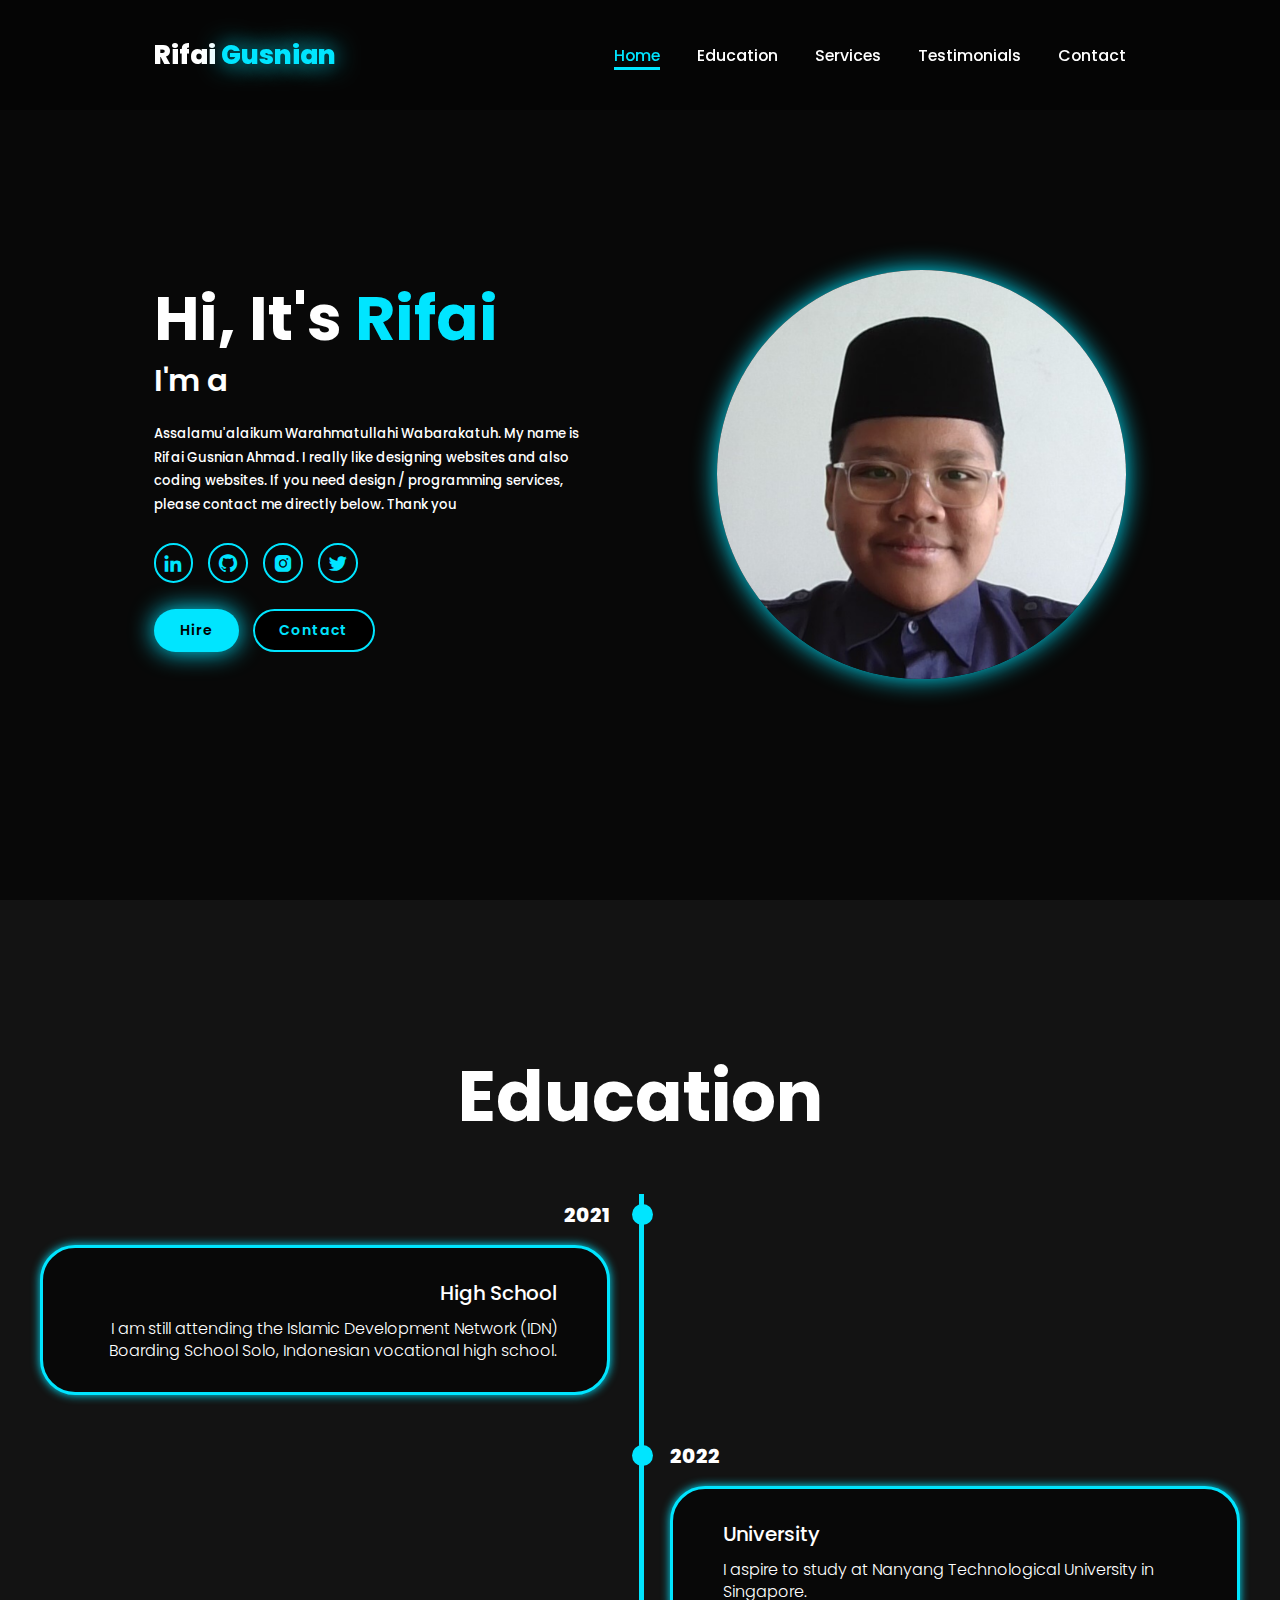
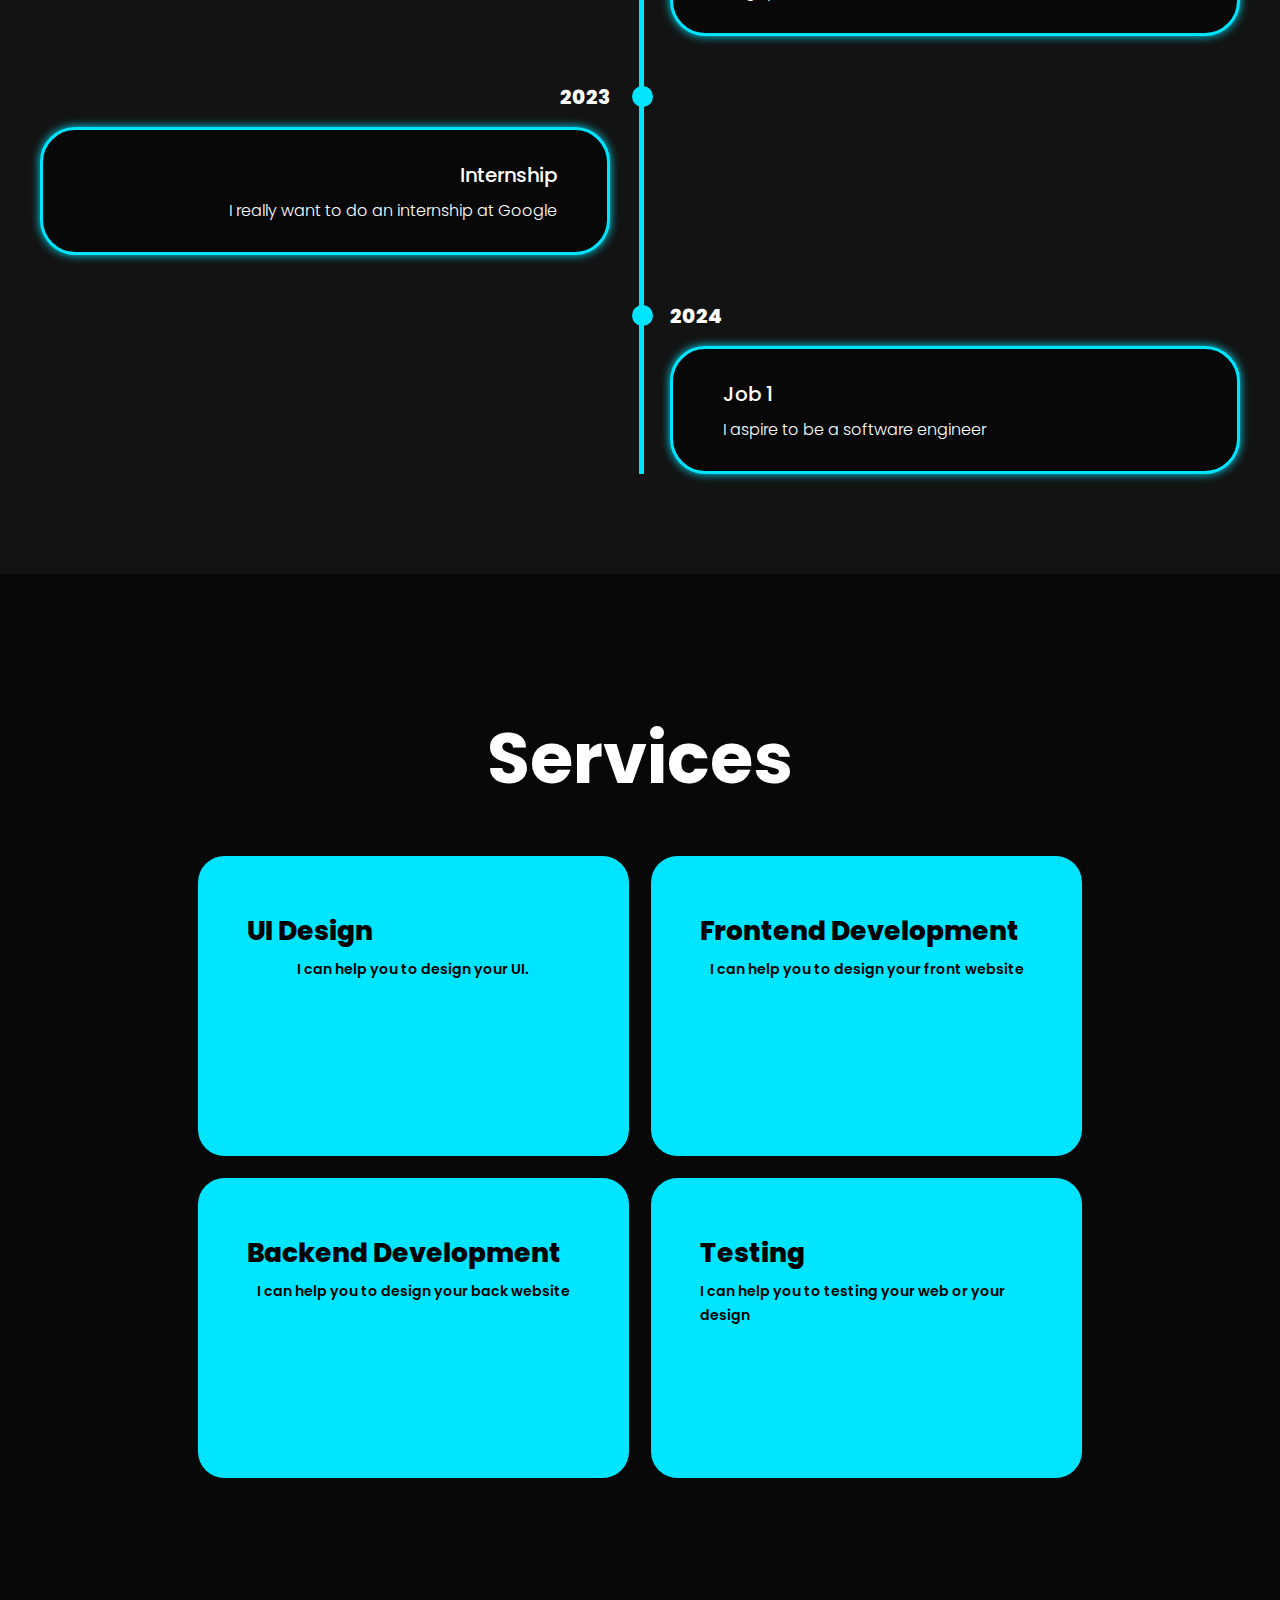
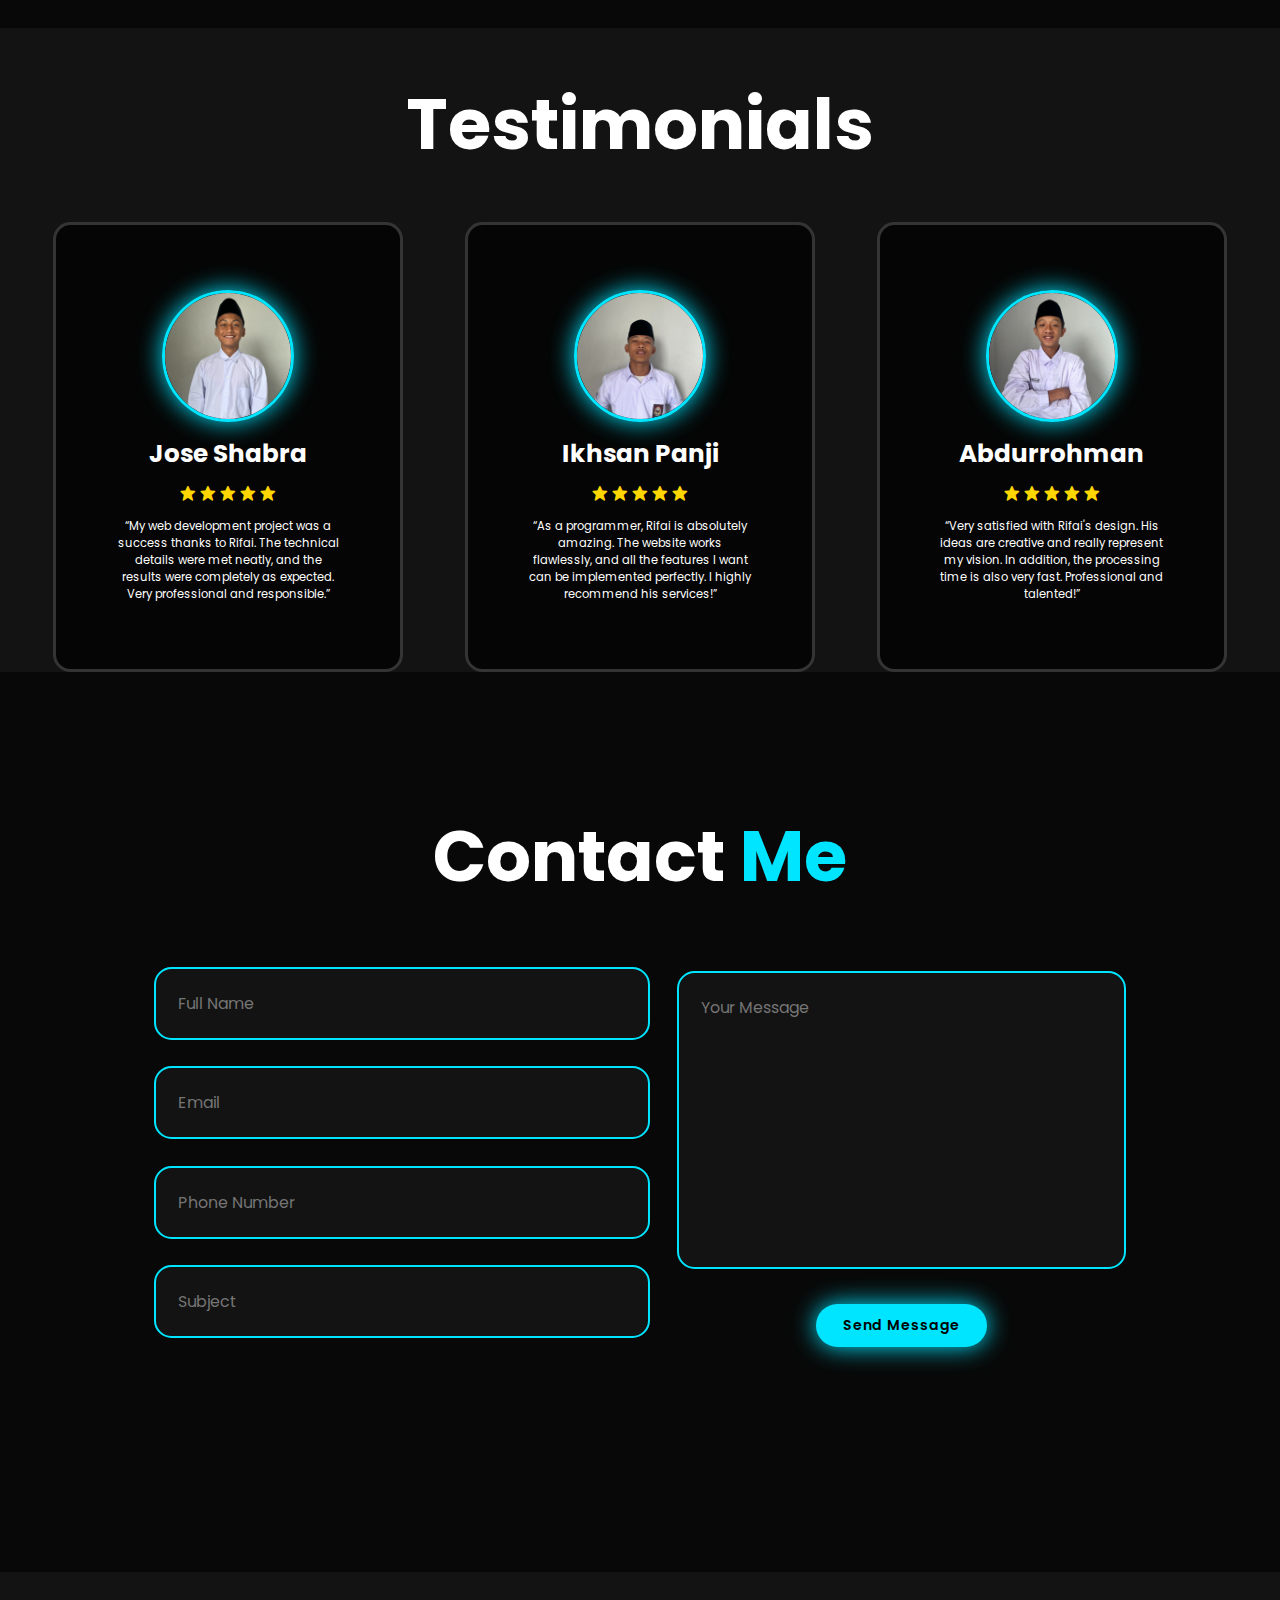
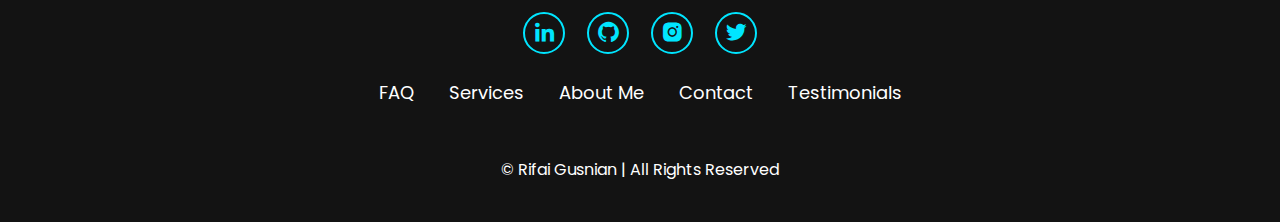
<file: index.html>
<!DOCTYPE html>
<html lang="en">
  <head>
    <meta charset="UTF-8" />
    <meta name="viewport" content="width=device-width, initial-scale=1.0" />
    <title>Portfolio Website</title>
    <link rel="stylesheet" href="style.css">
    <link href='https://unpkg.com/boxicons@2.1.4/css/boxicons.min.css' rel='stylesheet'>
    
  </head>
  <body>
    <header class="header">
      <a href="#home" class="logo">Rifai <span>Gusnian</span></a>

      <i class='bx bx-menu' id="menu-icon"></i>
      

      <nav class="navbar">
        <a href="#home" class="active">Home</a>
        <a href="#education">Education</a>
        <a href="#services">Services</a>
        <a href="#testimonials">Testimonials</a>
        <a href="#contact">Contact</a>
      </nav>
    </header>

    <section class="home" id="home">
      <div class="home-content">
        <h1>Hi, It's <span>Rifai</span></h1>
      <h3 class="text-animation">I'm a <span></span></h3>
      <p>Assalamu'alaikum Warahmatullahi Wabarakatuh. My name is Rifai Gusnian Ahmad. I really like designing websites and also coding websites. If you need design / programming services, please contact me directly below. Thank you </p>

      <div class="social-icons">
        <a href="#"><i class='bx bxl-linkedin'></i></a>
        <a href="https://github.com/Rifai-Hub" target="_blank"><i class='bx bxl-github'></i></a>
        <a href="https://www.instagram.com/rifpage/" target="_blank"><i class='bx bxl-instagram-alt'></i></a>
        <a href="#"><i class='bx bxl-twitter'></i></a>
      </div>

      <div class="btn-group">
        <a href="#" class="btn">Hire</a>
        <a href="#contact" class="btn">Contact</a>
      </div>
    </div>
      <div class="home-img">
        <img src="foto rifai.png" alt="">
      </div>
      
    </section>

    <section class="education" id="education">
      <h2 class="heading">Education</h2>

      <div class="timeline-items">

        <div class="timeline-item">
          <div class="timeline-dot"></div>
            <div class="timeline-date">2021</div>
            <div class="timeline-content">
              <h3>High School</h3>
              <p>I am still attending the Islamic Development Network (IDN) Boarding School Solo, Indonesian vocational high school.</p>
            </div>
          
        </div>

        <div class="timeline-item">
          <div class="timeline-dot"></div>
            <div class="timeline-date">2022</div>
            <div class="timeline-content">
              <h3>University</h3>
              <p>I aspire to study at Nanyang Technological University in Singapore.</p>
            </div>
          
        </div>

        <div class="timeline-item">
          <div class="timeline-dot"></div>
            <div class="timeline-date">2023</div>
            <div class="timeline-content">
              <h3>Internship</h3>
              <p>I really want to do an internship at Google</p>
            </div>
          
        </div>

        <div class="timeline-item">
          <div class="timeline-dot"></div>
            <div class="timeline-date">2024</div>
            <div class="timeline-content">
              <h3>Job 1</h3>
              <p>I aspire to be a software engineer</p>
            </div>
          
        </div>
      </div>
    </section>

    <section class="services" id="services">
      <h2 class="heading">Services</h2>

      <div class="services-container">
        <div class="service-box">
          <div class="service-info">
            <h4>UI Design</h4>
            <p>I can help you to design your UI.</p>
          </div>
        </div>

        <div class="service-box">
          <div class="service-info">
            <h4>Frontend Development</h4>
            <p>I can help you to design your front website</p>
          </div>
        </div>

        <div class="service-box">
          <div class="service-info">
            <h4>Backend Development</h4>
            <p>I can help you to design your back website</p>
          </div>
        </div>

        <div class="service-box">
          <div class="service-info">
            <h4>Testing </h4>
            <p>I can help you to testing your web or your design</p>
          </div>
        </div>
      </div>
    </section>

    <div class="section testimonials" id="testimonials">
      <div class="testimonials-box">
        <h2 class="heading">Testimonials</h2>

        <div class="wrapper">
          <div class="testimonials-item">
            <img src="Jose Shabra.png" alt="">
            <h2>Jose Shabra</h2>
            <div class="rating">
              <i class='bx bxs-star' id="star"></i>
              <i class='bx bxs-star' id="star"></i>
              <i class='bx bxs-star' id="star"></i>
              <i class='bx bxs-star' id="star"></i>
              <i class='bx bxs-star' id="star"></i>
            </div>
            <p>“My web development project was a success thanks to Rifai. The technical details were met neatly, and the results were completely as expected. Very professional and responsible.” </p>
          </div>

          <div class="testimonials-item">
            <img src="Ikhsan Panji.png" alt="">
            <h2>Ikhsan Panji</h2>
            <div class="rating">
              <i class='bx bxs-star' id="star"></i>
              <i class='bx bxs-star' id="star"></i>
              <i class='bx bxs-star' id="star"></i>
              <i class='bx bxs-star' id="star"></i>
              <i class='bx bxs-star' id="star"></i>
            </div>
            <p>“As a programmer, Rifai is absolutely amazing. The website works flawlessly, and all the features I want can be implemented perfectly. I highly recommend his services!”</p>
          </div>

          <div class="testimonials-item">
            <img src="Abdurrohman.png" alt="">
            <h2>Abdurrohman</h2>
            <div class="rating">
              <i class='bx bxs-star' id="star"></i>
              <i class='bx bxs-star' id="star"></i>
              <i class='bx bxs-star' id="star"></i>
              <i class='bx bxs-star' id="star"></i>
              <i class='bx bxs-star' id="star"></i>
            </div>
            <p>“Very satisfied with Rifai's design. His ideas are creative and really represent my vision. In addition, the processing time is also very fast. Professional and talented!”</p>
          </div>
        </div>
      </div>
    </div>

    <section class="contact" id="contact">
      <h2 class="heading">Contact <span>Me</span></h2>

      <form action="">
        <div class="input-group">
          <div class="input-box">
            <input type="text" placeholder="Full Name">
            <input type="email" placeholder="Email">
          </div>
          <div class="input-box">
            <input type="number" placeholder="Phone Number">
            <input type="text" placeholder="Subject">
          </div>
        </div>

        <div class="input-group-2">
          <textarea name="" id="" cols="30" rows="10" placeholder="Your Message"></textarea>
          <input type="submit" value="Send Message" class="btn">
        </div>
      </form>
    </section>

    <footer class="footer">
      <div class="social">
        <a href="tab.html" target="_blank"><i class='bx bxl-linkedin'></i></a>
        <a href="https://github.com/Rifai-Hub" target="_blank"><i class='bx bxl-github'></i></a>
        <a href="https://www.instagram.com/rifpage/" target="_blank"><i class='bx bxl-instagram-alt' ></i></a>
        <a href="tab.html" target="_blank"><i class='bx bxl-twitter'></i></a>
      </div>

      <ul class="list">
        <li>
          <a href="#">FAQ</a>
        </li>

        <li>
          <a href="#">Services</a>
        </li>

        <li>
          <a href="#">About Me</a>
        </li>

        <li>
          <a href="#">Contact</a>
        </li>

        <li>
          <a href="#">Testimonials</a>
        </li>
      </ul>
      <p class="copyright">
        © Rifai Gusnian | All Rights Reserved
      </p>
    </footer>

    <script src="script.js"></script>
  </body>
</html>
</file>
<file: style.css>
@import url('https://fonts.googleapis.com/css2?family=Poppins:wght@100;200;300;400;500;600&display=swap');



* {
    margin: 0;
    padding: 0;
    box-sizing: border-box;
    text-decoration: none;
    border: none;
    outline: none;
    scroll-behavior: smooth;
    font-family: "Poppins", sans-serif;
 
}

:root {
    --bg-color: #080808;
    --second-bg-color: #131313;
    --text-color: white;
    --main-color: #00e5ff;
}

html {
    font-size: 60%;
    overflow-x: hidden;

}

body {
    background: var(--bg-color);
    color: var(--text-color);

}

.header {
    position: fixed;
    top: 0;
    left: 0;
    width: 100%;
    padding: 4rem 12% 4rem;
    background: rgba(0, 0, 0, 0.368);
    backdrop-filter: blur(10px);
    display: flex;
    justify-content: space-between;
    align-items: center;
    z-index: 5;
}

.logo {
    font-size: 3rem;
    color: var(--text-color);
    font-weight: 800;
    cursor: pointer;
    transition: 0.3s ease;
}

.logo:hover {
    transform: scale(1.1);
}

.logo span{
    text-shadow: 0 0 25px var(--main-color);
}

.navbar a{
    font-size: 1.8rem;
    color: var(--text-color);
    margin-left: 4rem;
    font-weight: 500;
    transition: 0.3s ease;
    border-bottom: 3px solid transparent;
}

.navbar a:hover,
.navbar a.active {
    color: var(--main-color);
    border-bottom: 3px solid var(--main-color);
}
#menu-icon{
    font-size: 3.6rem;
    color: var(--main-color);
    display: none;
}

section{
    min-height: 100vh;
    padding: 10rem 12% 10rem;
}

.home {
    display: flex;
    align-items: center;
    justify-content: center;
    gap: 15rem;
}

.home-content{
    display: flex;
    flex-direction: column;
    align-items: baseline;
    text-align: left;
    justify-content: center;
    margin-top: 3rem;
}

span{
    color: var(--main-color);
}
.logo span{
    color: var(--main-color);
}
.home-content h3{
margin-bottom: 2rem;
margin-top: 1rem;
font-size: 3.5rem;
}
.home-content h1{
    font-size: 7rem;
    font-weight: 700;
    margin-top: 1.5rem;
    line-height: 1;
}
.home-img{
    border-radius: 50%;
}
.home-img img{
    position: relative;
    top: 3rem;
    width: 32vw;
    border-radius: 50%;
    box-shadow: 0 0 25px var(--main-color);
    cursor: pointer;
    transition: 0.4s ease-in-out;
}
.home-img img:hover{
box-shadow: 0 0 25px var(--main-color),
            0 0 50px var(--main-color),
            0 0 100px var(--main-color)

}
.home-content p{
    font-size: 1.5rem;
    font-weight: 500;
    line-height: 1.8;
    max-width: 1000px;
}
.social-icons a {
    display: inline-flex;
    justify-content: center;
    align-items: center;
    width: 4.5rem;
    height: 4.5rem;
    background: transparent;
    border: 2px solid var(--main-color);
    font-size: 2.5rem;
    border-radius: 50%;
    color: var(--main-color);
    margin: 3rem 1.5rem 3rem 0;
    transition: 0.3s ease-in-out;
    
}
.social-icons a:hover{
    color: var(--text-color);
    transform: scale(1.3) translateY(-5px);
    box-shadow: 0 0 25px var(--main-color);
    background-color: var(--main-color);
}
.btn{
    display: inline-block;
    padding: 1rem 2.8rem;
    background: var(--main-color);
    box-shadow: 0 0 25px var(--main-color);
    border-radius: 4rem;
    font-size: 1.6rem;
    color: black;
    border: 2px solid transparent;
    letter-spacing: 0.1rem;
    font-weight: 600;
    transition: 0.3s ease-in-out;
    cursor: pointer;
}
.btn:hover{
    transform: scale(1.05);
    box-shadow: 0 0 50px var(--main-color);
}
.btn-group{
    display: flex;
    align-items: center;
    gap: 1.5rem;
}
.btn-group a:nth-of-type(2) {
    background-color: black;
    color: var(--main-color);
    border: 2px solid var(--main-color);
    box-shadow: 0 0 25px transparent;
}
.btn-group a:nth-of-type(2):hover {
    box-shadow: 0 0 25px var(--main-color);
    background-color: var(--main-color);
    color: black;
}
.text-animation{
    font-size: 34px;
    font-weight: 600;
    min-width: 280px;
}
.text-animation span{
    position: relative;
}
.text-animation span::before{
    content: "Web Developer";
    color: var(--main-color);
    animation: words 20s infinite;
}
.text-animation span::after{
    content: "";
    background-color: var(--bg-color);
    position: absolute;
    width: calc(100% + 8px);
    height: 100%;
    border-left: 3px solid var(--bg-color);
    right: -8px;
    animation: cursor 0.6s infinite, typing 20s steps(14) infinite;
}
@keyframes cursor {
    to{
        border-left: 2px solid var(--main-color);
    }
}
@keyframes words {
    0%,
    20%{
        content: "Frontend Developer";
    }
    21%,
    40%{
        content: "Backend Developer";
    }
41%,
60%{
    content: "UI / UX Designer";
}
61%,
80%{
    content: "Web Developer";
}
81%,
100%{
    content: "Software Tester";
}
}
@keyframes typing {
    10%,
    15%,
    30%,
    35%,
    50%,
    55%,
    70%,
    75%,
    90%,
    95%{
        width: 0;
    }
    5%,
    20%,
    25%,
    40%,
    45%,
    60%,
    65%,
    80%,
    85%{
        width: calc(100% + 8px)
    }
}
.heading{
    font-size: 8rem;
    text-align: center;
    margin: 5rem 0;

}
.education{
    padding: 100px 15px;
    background: var(--second-bg-color);
}

.education h2{
    margin-bottom: 5rem;
}
.timeline-items{
    max-width: 1200px;
    margin: auto;
    display: flex;
    flex-wrap: wrap;
    position: relative;
}
.timeline-items::before{
    content: "";
    position: absolute;
    width: 5px;
    height: 100%;
    background-color: var(--main-color);
    left: calc(50% - 1px);
}
.timeline-item{
    margin-bottom: 40px;
    width: 100%;
    position: relative;
}
.timeline-item:last-child{
    margin-bottom: 0;
}
.timeline-item:nth-child(odd){
    padding-right: calc(50% + 30px);
    text-align: right;
}
.timeline-item:nth-child(even){
    padding-left: calc(50% + 30px);
}
.timeline-dot{
    height: 21px;
    width: 21px;
    background-color: var(--main-color);
    box-shadow: 0 0 25px var(--main-color)
                0 0 50px var(--main-color);
    position: absolute;
    left: calc(50% - 8px);
    border-radius: 50%;
    top: 10px;
    
}
.timeline-date{
    font-size: 20px;
    font-weight: 800;
    color: white;
    margin: 6px 0 15px;
}

.timeline-content{
    background-color: var(--bg-color);
    border: 3px solid var(--main-color);
    padding: 30px 50px;
    border-radius: 4rem;
    box-shadow: 0 0 10px var(--main-color);
    cursor: pointer;
    transition: 0.3s ease-in-out;
}
.timeline-content:hover{
    transform: scale(1.05);
    box-sizing: 0 0 25px var(--main-color);
}
.timeline-content h3{
    font-size: 20px;
    color: white;
    margin: 0 0 10px;
    font-weight: 500;
}
.timeline-content p{
    color: white;
    font-size: 16px;
    font-weight: 300;
    line-height: 22px;
}

::-webkit-scrollbar{
    width: 15px;
}
::-webkit-scrollbar-thumb{
    background-color: var(--main-color);
}
::-webkit-scrollbar-track{
    background-color: var(--bg-color);
    width: 50px;
}
.services{
    background: var(--bg-color);
    color: black;
}
.services h2{
    margin-bottom: 5rem;
    color: white;
}
.services-container{
    display: grid;
    grid-template-columns: repeat(2,1fr);
    align-items: center;
    gap: 2.5rem;
}
.service-box{
    background-color: var(--main-color);
    height: 300px;
    border-radius: 3rem;
    border: 5px solid transparent;
    cursor: pointer;
    transition: 0.4s ease-in-out;
}
.service-box:hover{
    background: white;
    color: black;
    border: 5px solid var(--main-color);
    transform: scale(1.03);
}
.service-box .service-info{
    display: flex;
    flex-direction: column;
    text-align: left;
    max-height: 200px;
    justify-content: left;
    align-items: baseline;
    padding: 5rem 5rem;
}
.service-info h4{
    font-size: 3rem;
    font-weight: 800;
    line-height: 2;
}
.service-info p{
    font-size: 1.6rem;
    font-weight: 600;
    max-height: 100px;
    line-height:1.7;
    margin: auto;
}
.testimonials{
    background: var(--second-bg-color);
}
.testimonials-box{
    background-size: cover;
    display: flex;
    align-items: center;
    justify-content: center;
    flex-direction: column;
}
.testimonials .heading{
    margin-bottom: 5rem;
}
.testimonials-box img{
    width: 15rem;
    border-radius: 50%;
    border: 3px solid var(--main-color);
    box-shadow: 0 0 25px var(--main-color);
}
.wrapper{
    display: grid;
    grid-template-columns: repeat(3,1fr);
    gap: 3rem;
}
.testimonials-item{
    min-height: 450px;
    max-width: 350px;
    background: rgba(0, 0, 0, 0.7);
    border: 3px solid rgba(238, 238, 238, 0.2);
    border-radius: 2rem;
    margin: 0 2rem;
    padding: 30px 60px;
    cursor: pointer;
    display: flex;
    flex-direction: column;
    align-items: center;
    justify-content: center;
    text-align: center;
    gap: 1.5rem;
    color: white;
    transition: 0.4s ease-in-out;
}
.testimonials-item:hover{
    border: 3px solid var(--main-color);
    transform: translateY(-10px)scale(1.03);
    box-shadow: 0 0 50px var(--main-color);
}
.testimonials-item h2{
    font-size: 2.8rem;
}
.testimonials-item p{
    font-size: 1.3rem;
}
#star{
    color: gold;
    font-size: 2rem;
}
.contact{
    background-color: var(--bg-color); 
}
.contact h2{
    margin-bottom: 3rem;
    color: white;
}
.contact form{
    display: flex;
    align-items: center;
    justify-content: center;
    gap: 3rem;
    margin: 5rem auto;
    text-align: center;
}
.contact form .input-box{
    display: flex;
    justify-content: center;
    flex-wrap: wrap;
}
.contact form .input-box input, 
.contact form textarea{
    width: 100%;
    padding: 2.5rem;
    font-size: 1.8rem;
    color: var(--text-color);
    background: var(--second-bg-color);
    border-radius: 2rem;
    border: 2px solid var(--main-color);
    margin: 1.5rem 0;
    resize: none;
}
.contact form .btn{
    margin-top: 2rem;
}
.footer{
    position: relative;
    bottom: 0;
    width: 100%;
    padding: 40px 0;
    background-color: var(--second-bg-color);
}
.footer .social{
    text-align: center;
    padding-bottom: 25px;
    color: var(--main-color);
}
.footer .social a{
    font-size: 25px;
    color: var(--main-color);
    border: 2px solid var(--main-color);
    width: 42px;
    height: 42px;
    line-height: 42px;
    display: inline-block;
    text-align: center;
    border-radius: 50%;
    margin: 0 10px;
    transition: 0.3s ease-in-out;
}
.footer .social a:hover{
    transform: scale(1.2)translateY(-10px);
    background-color: var(--main-color);
    color: black;
    box-shadow: 0 0 25px var(--main-color);
}
.footer ul{
    margin-top: 0;
    padding: 0;
    font-size: 18px;
    line-height: 1.6;
    margin-bottom: 0;
    text-align: center;
}
.footer ul li a{
    color: white;
    border-bottom: 3px solid transparent;
    transition: 0.3s ease-in-out;
}
.footer ul li a:hover{
    border-bottom: 3px solid var(--main-color);
}
.footer ul li{
    display: inline-block;
    padding: 0 15px;
}
.footer .copyright{
    margin-top: 50px;
    text-align: center;
    font-size: 16px;
    color: white;
}

@media(max-width:1285px){
    html{
        font-size: 55%;
    }
    .services-container{
        padding-bottom: 7rem;
        grid-template-columns: repeat(2,1fr);
        margin: 0 5rem;
    }
}
@media(max-width:991px){
    header{
        padding: 2rem 3%;
    }
    section{
        padding: 10rem 3% 2rem;
    }
    .timeline-items::before{
        left: 7px;
    }
    .timeline-item:nth-child(odd){
        padding-right: 0;
        text-align: left;
    }
    .timeline-item:nth-child(odd),
    .timeline-item:nth-child(even){
        padding-left: 37px;
    }
    .timeline-dot{
        left: 0;
    }
    .services{
        padding-bottom: 7rem;
    }
    .testimonials .wrapper{
        grid-template-columns: repeat(1,1fr);
    }
    .contact form{
        flex-direction: column;
    }
    .footer{
        padding: 2rem 3%;
    }
}
@media(max-width:895px){
    #menu-icon{
        display: block;
    }
    .navbar{
        position: absolute;
        top: 100%;
        right: 0;
        width: 50%;
        padding: 1rem 3%;
        background: rgba(0, 0, 0, 0.8);
        backdrop-filter: blur(20px);
        border-bottom-left-radius: 2rem;
        border-left: 2px solid var(--main-color);
        border-bottom: 2px solid var(--main-color);
        display: none;
    }
    .navbar.avtive{
        display: block;
    }
    .navbar a{
        display: block;
        font-size: 2rem;
        margin: 3rem 0;
        color: white;
    }
    .home{
        flex-direction: column-reverse;
        margin: 5rem 4rem;
    }
    .home-content h3{
        font-size: 2.6rem;
    }
    .home-content h1{
        font-size: 8rem;
        margin-top: 3rem;
    }
    .home-content p{
        max-width: 600px;
        margin: 0 auto;
    }
    .home-img img{
        width: 56vw;
    }
    .services h2{
        margin-bottom: 3rem;
    }
    .services-container{
        grid-template-columns: repeat(1,1fr);
    }
}
</file>
